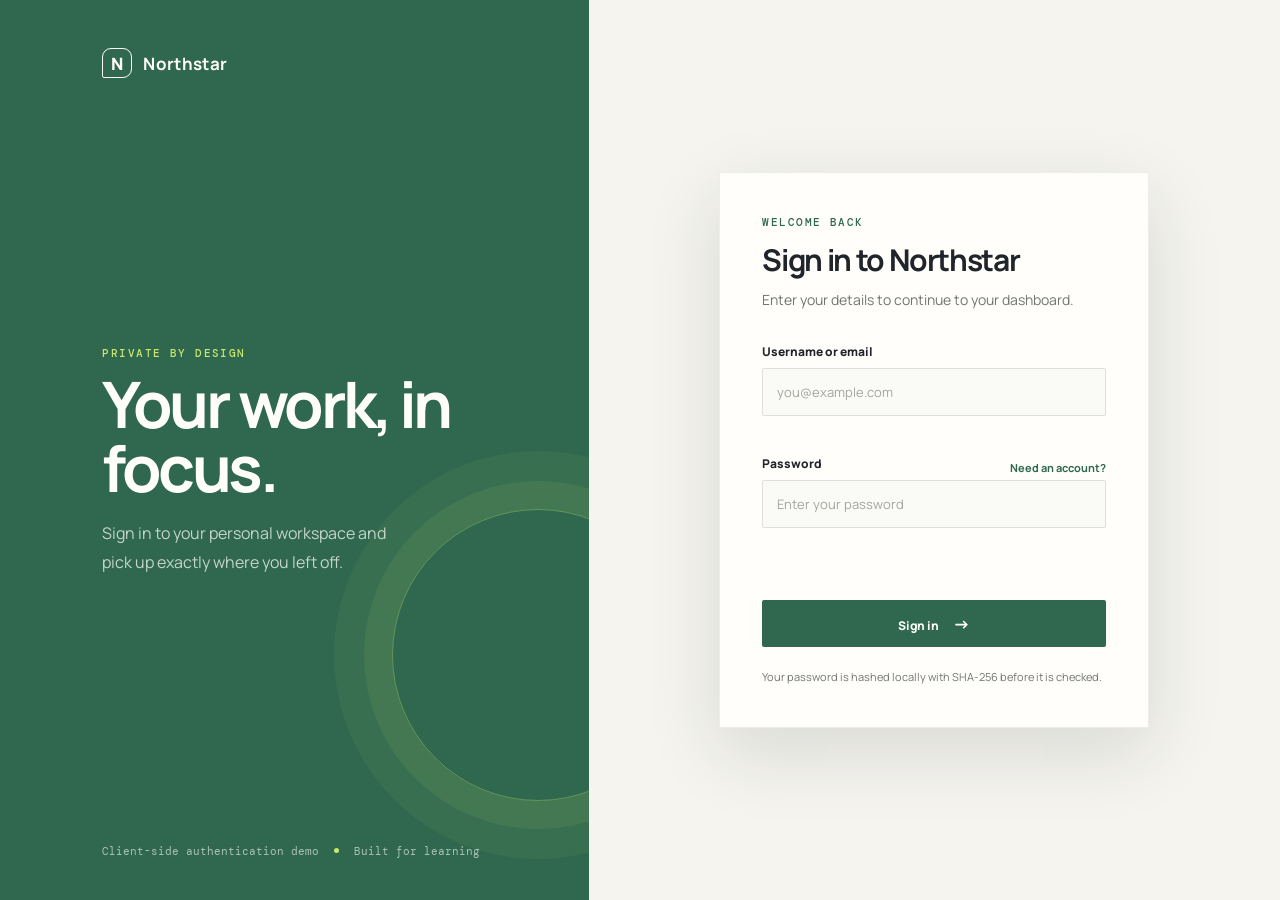
<file: index.html>
<!DOCTYPE html>
<html lang="en">
<head>
  <meta charset="UTF-8">
  <meta name="viewport" content="width=device-width, initial-scale=1.0">
  <meta name="description" content="Secure client-side login authentication demo">
  <title>Sign in | Northstar Auth</title>
  <link rel="stylesheet" href="style.css">
</head>
<body data-page="login">
  <main class="auth-shell">
    <section class="auth-intro" aria-label="Northstar Auth introduction">
      <a class="brand" href="index.html"><span class="brand-mark">N</span><span>Northstar</span></a>
      <div class="intro-copy">
        <p class="eyebrow">Private by design</p>
        <h1>Your work, in focus.</h1>
        <p>Sign in to your personal workspace and pick up exactly where you left off.</p>
      </div>
      <p class="intro-foot">Client-side authentication demo <span class="dot"></span> Built for learning</p>
    </section>

    <section class="auth-panel">
      <div class="auth-card">
        <div class="card-heading">
          <p class="eyebrow">Welcome back</p>
          <h2>Sign in to Northstar</h2>
          <p>Enter your details to continue to your dashboard.</p>
        </div>
        <form id="loginForm" novalidate>
          <div class="field-group">
            <label for="loginIdentity">Username or email</label>
            <input id="loginIdentity" name="identity" type="text" autocomplete="username" placeholder="you@example.com" required>
            <p class="field-message" id="identityMessage" aria-live="polite"></p>
          </div>
          <div class="field-group">
            <div class="label-row"><label for="loginPassword">Password</label><a href="register.html">Need an account?</a></div>
            <input id="loginPassword" name="password" type="password" autocomplete="current-password" placeholder="Enter your password" required>
            <p class="field-message" id="passwordMessage" aria-live="polite"></p>
          </div>
          <p class="form-message" id="loginMessage" role="alert" aria-live="polite"></p>
          <button class="button button-primary" type="submit">Sign in <span aria-hidden="true">&#8594;</span></button>
        </form>
        <p class="form-note">Your password is hashed locally with SHA-256 before it is checked.</p>
      </div>
    </section>
  </main>
  <script src="script.js"></script>
</body>
</html>
</file>
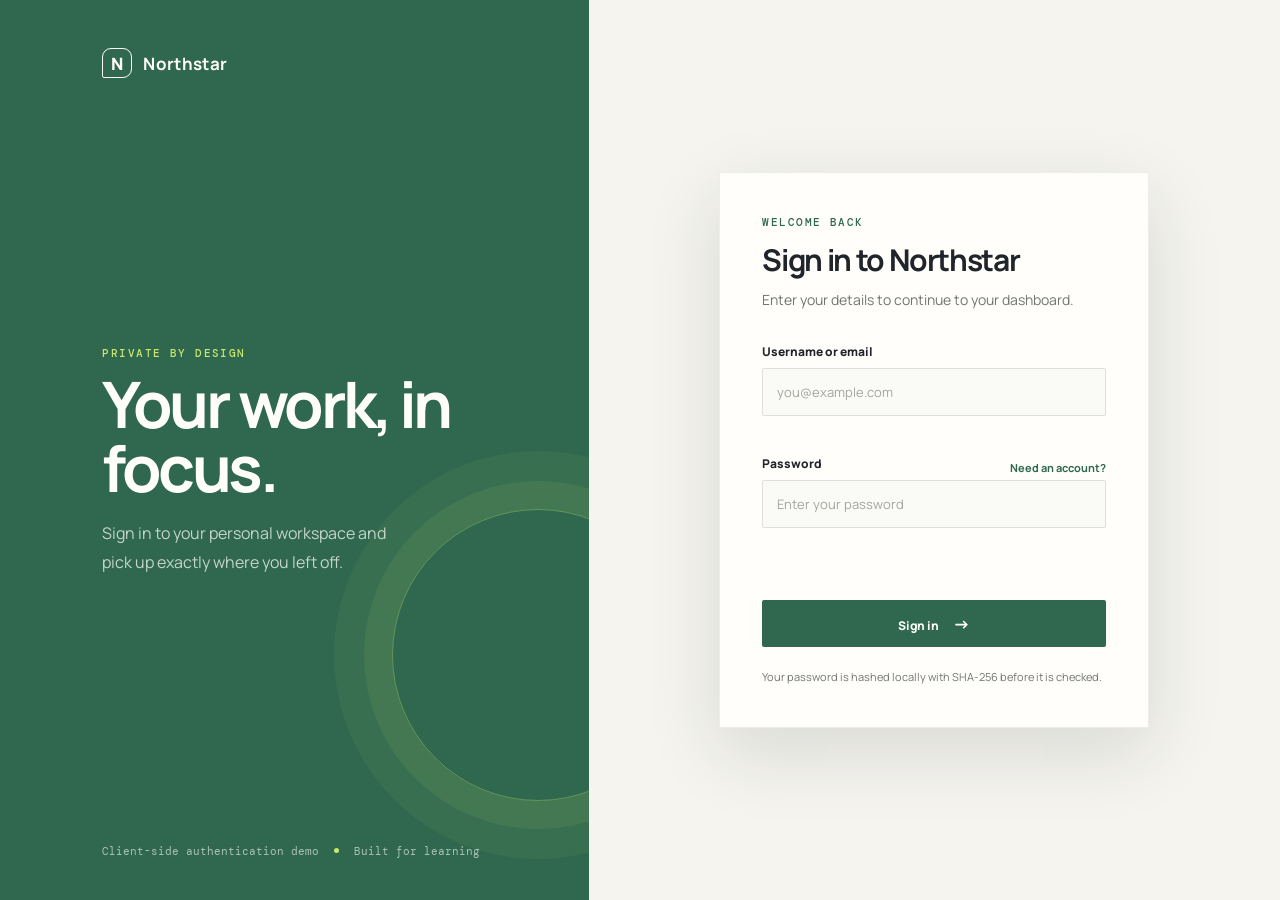
<file: dashboard.html>
<!DOCTYPE html>
<html lang="en">
<head>
  <meta charset="UTF-8">
  <meta name="viewport" content="width=device-width, initial-scale=1.0">
  <meta name="description" content="Your Northstar Auth dashboard">
  <title>Dashboard | Northstar Auth</title>
  <link rel="stylesheet" href="style.css">
</head>
<body data-page="dashboard">
  <div class="dashboard-layout">
    <header class="dashboard-header">
      <a class="brand brand-dark" href="dashboard.html"><span class="brand-mark">N</span><span>Northstar</span></a>
      <div class="header-actions"><span class="status-pill"><span class="status-dot"></span>Session active</span><button class="button button-quiet" id="logoutButton" type="button">Log out <span aria-hidden="true">&#8599;</span></button></div>
    </header>
    <main class="dashboard-main" id="dashboardContent" hidden>
      <section class="welcome-block"><p class="eyebrow">Your workspace</p><h1>Good to see you, <span id="welcomeUsername">there</span>.</h1><p>Your session is secure and your workspace is ready for whatever comes next.</p></section>
      <section class="dashboard-grid" aria-label="Dashboard overview">
        <article class="dashboard-card card-highlight"><div class="card-icon">&#10024;</div><p class="eyebrow">Today</p><h2>Make room for progress.</h2><p>Small, deliberate steps add up. Your personal dashboard is a quiet place to begin.</p></article>
        <article class="dashboard-card"><p class="eyebrow">Authentication</p><div class="metric-row"><strong>Protected</strong><span class="check-mark">&#10003;</span></div><p class="muted">You are signed in with an active local session.</p></article>
        <article class="dashboard-card"><p class="eyebrow">Account</p><div class="account-line"><span class="avatar" id="userInitial">N</span><div><strong id="accountUsername">Username</strong><span class="muted" id="accountEmail">Account member</span></div></div></article>
      </section>
    </main>
    <footer class="dashboard-footer"><span>Northstar Auth</span><span>Local demo environment</span></footer>
  </div>
  <script src="script.js"></script>
</body>
</html>
</file>
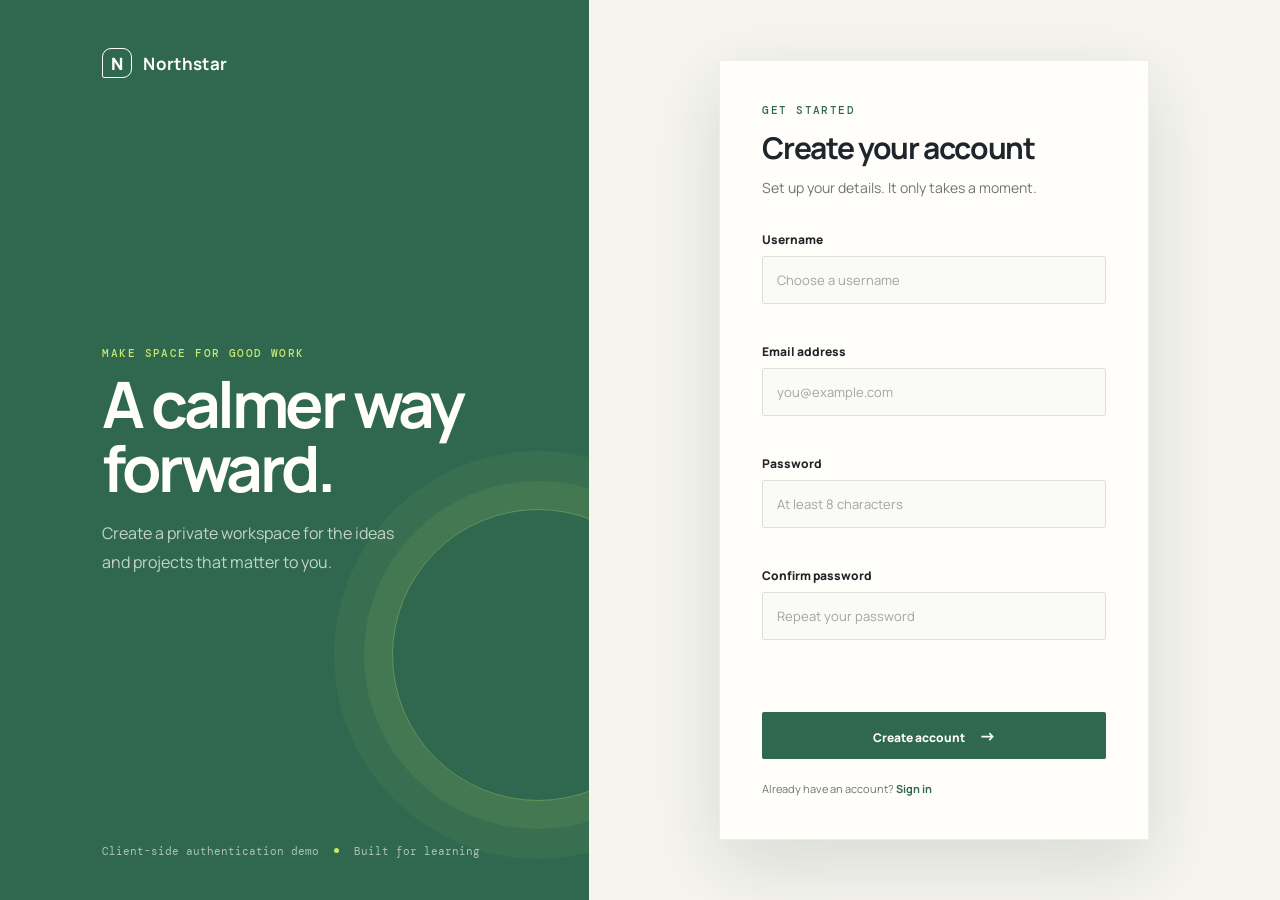
<file: register.html>
<!DOCTYPE html>
<html lang="en">
<head>
  <meta charset="UTF-8">
  <meta name="viewport" content="width=device-width, initial-scale=1.0">
  <meta name="description" content="Create your Northstar Auth account">
  <title>Create account | Northstar Auth</title>
  <link rel="stylesheet" href="style.css">
</head>
<body data-page="register">
  <main class="auth-shell auth-shell-register">
    <section class="auth-intro" aria-label="Northstar Auth introduction">
      <a class="brand" href="index.html"><span class="brand-mark">N</span><span>Northstar</span></a>
      <div class="intro-copy">
        <p class="eyebrow">Make space for good work</p>
        <h1>A calmer way forward.</h1>
        <p>Create a private workspace for the ideas and projects that matter to you.</p>
      </div>
      <p class="intro-foot">Client-side authentication demo <span class="dot"></span> Built for learning</p>
    </section>

    <section class="auth-panel">
      <div class="auth-card">
        <div class="card-heading">
          <p class="eyebrow">Get started</p>
          <h2>Create your account</h2>
          <p>Set up your details. It only takes a moment.</p>
        </div>
        <form id="registerForm" novalidate>
          <div class="field-group"><label for="registerUsername">Username</label><input id="registerUsername" name="username" type="text" autocomplete="username" placeholder="Choose a username" required><p class="field-message" id="usernameMessage" aria-live="polite"></p></div>
          <div class="field-group"><label for="registerEmail">Email address</label><input id="registerEmail" name="email" type="email" autocomplete="email" placeholder="you@example.com" required><p class="field-message" id="emailMessage" aria-live="polite"></p></div>
          <div class="field-group"><label for="registerPassword">Password</label><input id="registerPassword" name="password" type="password" autocomplete="new-password" placeholder="At least 8 characters" required><p class="field-message" id="registerPasswordMessage" aria-live="polite"></p></div>
          <div class="field-group"><label for="confirmPassword">Confirm password</label><input id="confirmPassword" name="confirmPassword" type="password" autocomplete="new-password" placeholder="Repeat your password" required><p class="field-message" id="confirmMessage" aria-live="polite"></p></div>
          <p class="form-message" id="registerMessage" role="alert" aria-live="polite"></p>
          <button class="button button-primary" type="submit">Create account <span aria-hidden="true">&#8594;</span></button>
        </form>
        <p class="form-note">Already have an account? <a href="index.html">Sign in</a></p>
      </div>
    </section>
  </main>
  <script src="script.js"></script>
</body>
</html>
</file>
<file: style.css>
@import url('https://fonts.googleapis.com/css2?family=DM+Mono:wght@400;500&family=Manrope:wght@400;500;600;700;800&display=swap');

:root { --ink: #20252b; --muted: #6f7671; --paper: #f5f4ef; --white: #fffefa; --line: #dedfd8; --green: #2f684f; --green-dark: #234f3c; --lime: #c7e76d; --coral: #d96f56; --shadow: 0 24px 70px rgba(34, 45, 38, .13); }
* { box-sizing: border-box; }
body { margin: 0; color: var(--ink); background: var(--paper); font-family: 'Manrope', sans-serif; }
a { color: var(--green); text-decoration: none; font-weight: 700; }
a:hover { color: var(--green-dark); }
.auth-shell { min-height: 100vh; display: grid; grid-template-columns: minmax(300px, .92fr) minmax(480px, 1.08fr); background: var(--paper); }
.auth-intro { position: relative; display: flex; flex-direction: column; padding: 48px 8vw 42px; color: var(--white); background: var(--green); overflow: hidden; }
.auth-intro::after { content: ''; position: absolute; right: -95px; bottom: 11%; width: 290px; height: 290px; border: 1px solid rgba(199, 231, 109, .35); border-radius: 50%; box-shadow: 0 0 0 28px rgba(199, 231, 109, .08), 0 0 0 58px rgba(199, 231, 109, .05); }
.brand { position: relative; z-index: 1; display: inline-flex; align-items: center; gap: 11px; width: max-content; color: inherit; font-size: 17px; letter-spacing: .02em; }
.brand:hover { color: var(--lime); }
.brand-mark { display: grid; place-items: center; width: 30px; height: 30px; border: 1px solid currentColor; border-radius: 9px 9px 9px 2px; font-weight: 800; }
.intro-copy { position: relative; z-index: 1; max-width: 390px; margin: auto 0; padding: 8vh 0; }
.intro-copy h1, .welcome-block h1 { max-width: 520px; margin: 12px 0 18px; font-size: clamp(40px, 5vw, 68px); line-height: 1.01; letter-spacing: -.055em; }
.intro-copy > p:last-child { max-width: 310px; margin: 0; color: rgba(255, 254, 250, .72); line-height: 1.8; }
.eyebrow { margin: 0; color: var(--green); font-family: 'DM Mono', monospace; font-size: 11px; font-weight: 500; letter-spacing: .13em; text-transform: uppercase; }
.auth-intro .eyebrow { color: var(--lime); }
.intro-foot { position: relative; z-index: 1; margin: 0; color: rgba(255, 254, 250, .6); font-family: 'DM Mono', monospace; font-size: 11px; }
.dot { display: inline-block; width: 5px; height: 5px; margin: 0 8px 2px; background: var(--lime); border-radius: 50%; }
.auth-panel { display: grid; place-items: center; padding: 48px 7vw; }
.auth-card { width: min(100%, 430px); padding: 42px; background: var(--white); border: 1px solid rgba(32, 37, 43, .08); box-shadow: var(--shadow); }
.card-heading { margin-bottom: 32px; }
.card-heading h2 { margin: 10px 0 9px; font-size: 30px; letter-spacing: -.045em; }
.card-heading > p:last-child { margin: 0; color: var(--muted); font-size: 14px; line-height: 1.6; }
.field-group { margin-bottom: 18px; }
label { display: block; margin-bottom: 8px; font-size: 12px; font-weight: 800; }
.label-row { display: flex; align-items: center; justify-content: space-between; gap: 12px; }
.label-row a { font-size: 11px; }
input { width: 100%; height: 48px; padding: 0 14px; color: var(--ink); background: #fafaf6; border: 1px solid var(--line); border-radius: 2px; outline: none; font: inherit; font-size: 13px; transition: border-color .2s, box-shadow .2s, background .2s; }
input::placeholder { color: #a2a69f; }
input:focus { background: var(--white); border-color: var(--green); box-shadow: 0 0 0 3px rgba(47, 104, 79, .13); }
input.invalid { border-color: var(--coral); }
.field-message { min-height: 16px; margin: 5px 0 0; color: var(--coral); font-size: 11px; }
.form-message { min-height: 18px; margin: 2px 0 15px; color: var(--coral); font-size: 12px; line-height: 1.5; }
.form-message.success { color: var(--green); }
.button { min-height: 47px; border: 0; border-radius: 2px; cursor: pointer; font: inherit; font-size: 12px; font-weight: 800; transition: transform .2s, background .2s, color .2s; }
.button:hover { transform: translateY(-2px); }
.button-primary { width: 100%; color: var(--white); background: var(--green); }
.button-primary:hover { background: var(--green-dark); }
.button-primary span { margin-left: 12px; font-size: 17px; }
.form-note { margin: 21px 0 0; color: var(--muted); font-size: 11px; line-height: 1.6; }
.form-note a { font-size: 11px; }
.dashboard-layout { min-height: 100vh; display: flex; flex-direction: column; background: #eef0e9; }
.dashboard-header { display: flex; justify-content: space-between; align-items: center; padding: 25px max(5vw, 28px); border-bottom: 1px solid #dce0d5; background: rgba(255, 254, 250, .7); }
.brand-dark { color: var(--ink); }
.header-actions { display: flex; align-items: center; gap: 22px; }
.status-pill { display: inline-flex; align-items: center; gap: 8px; color: var(--muted); font-family: 'DM Mono', monospace; font-size: 10px; }
.status-dot { width: 7px; height: 7px; background: #68a45c; border-radius: 50%; box-shadow: 0 0 0 4px rgba(104, 164, 92, .13); }
.button-quiet { padding: 5px 0; color: var(--green); background: transparent; }
.button-quiet span { margin-left: 8px; font-size: 15px; }
.dashboard-main { width: min(1050px, calc(100% - 56px)); margin: auto; padding: 85px 0 70px; }
.welcome-block { margin-bottom: 56px; }
.welcome-block h1 { max-width: none; margin-top: 11px; font-size: clamp(38px, 6vw, 74px); }
.welcome-block > p:last-child { max-width: 500px; margin: 0; color: var(--muted); font-size: 15px; line-height: 1.7; }
.dashboard-grid { display: grid; grid-template-columns: 1.35fr 1fr 1fr; gap: 16px; }
.dashboard-card { min-height: 195px; padding: 27px; background: var(--white); border: 1px solid #e1e3db; }
.dashboard-card h2 { margin: 19px 0 12px; font-size: 23px; line-height: 1.15; letter-spacing: -.04em; }
.dashboard-card > p:last-child { color: var(--muted); font-size: 12px; line-height: 1.6; }
.card-highlight { color: var(--white); background: var(--green); border-color: var(--green); }
.card-highlight .eyebrow { color: var(--lime); }
.card-highlight > p:last-child { color: rgba(255, 254, 250, .72); }
.card-icon { margin-bottom: 30px; color: var(--lime); font-size: 24px; }
.metric-row { display: flex; align-items: center; justify-content: space-between; margin-top: 31px; }
.metric-row strong { font-size: 18px; }
.check-mark { display: grid; place-items: center; width: 25px; height: 25px; color: var(--green); background: var(--lime); border-radius: 50%; font-size: 13px; }
.dashboard-card .muted { display: block; color: var(--muted); font-size: 11px; }
.account-line { display: flex; align-items: center; gap: 12px; margin-top: 29px; }
.account-line strong, .account-line .muted { display: block; }
.avatar { display: grid; place-items: center; width: 38px; height: 38px; color: var(--white); background: var(--coral); border-radius: 50%; font-size: 14px; font-weight: 800; }
.dashboard-footer { display: flex; justify-content: space-between; margin-top: auto; padding: 20px max(5vw, 28px); color: #92998e; font-family: 'DM Mono', monospace; font-size: 10px; }
@media (max-width: 800px) { .auth-shell { grid-template-columns: 1fr; } .auth-intro { min-height: 310px; padding: 30px 7vw; } .intro-copy { margin: 55px 0 20px; padding: 0; } .intro-copy h1 { margin: 9px 0 12px; font-size: 42px; } .intro-copy > p:last-child { font-size: 13px; } .intro-foot { display: none; } .auth-panel { padding: 38px 7vw 55px; } .auth-card { padding: 32px 25px; } .dashboard-main { padding-top: 60px; } .dashboard-grid { grid-template-columns: 1fr; } }
@media (max-width: 520px) { .dashboard-header { align-items: flex-start; gap: 20px; } .header-actions { flex-direction: column; align-items: flex-end; gap: 11px; } .status-pill { font-size: 9px; } .dashboard-main { width: min(100% - 40px, 1050px); padding-top: 45px; } .welcome-block { margin-bottom: 38px; } .welcome-block h1 { font-size: 40px; } .dashboard-footer { font-size: 9px; } }
</file>
